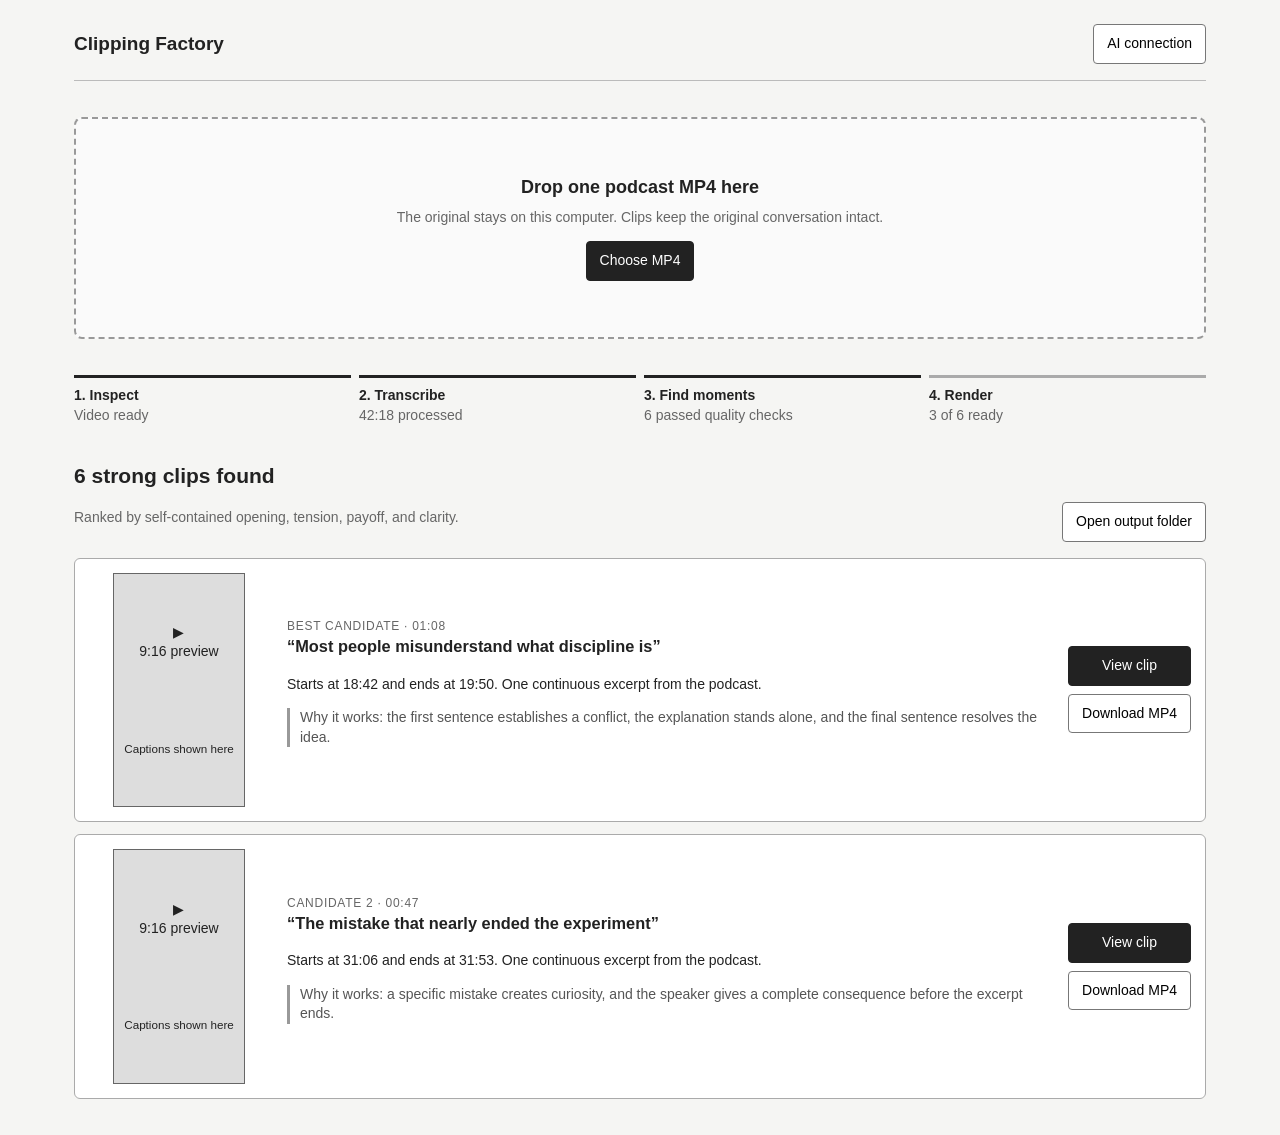
<file: docs/WIREFRAME.html>
<!doctype html>
<html lang="en">
<head>
  <meta charset="utf-8">
  <meta name="viewport" content="width=device-width, initial-scale=1">
  <title>Clipping Factory MVP Wireframe</title>
  <style>
    * { box-sizing: border-box; }
    body {
      margin: 0;
      background: #f5f5f3;
      color: #222;
      font: 14px/1.4 -apple-system, BlinkMacSystemFont, "Segoe UI", sans-serif;
    }
    button, input { font: inherit; }
    button {
      border: 1px solid #777;
      border-radius: 4px;
      background: #fff;
      padding: 9px 13px;
    }
    .primary { background: #222; color: #fff; border-color: #222; }
    .shell { max-width: 1180px; margin: 0 auto; padding: 24px; }
    header {
      display: flex;
      align-items: center;
      justify-content: space-between;
      border-bottom: 1px solid #bbb;
      padding-bottom: 16px;
    }
    h1, h2, h3, p { margin-top: 0; }
    h1 { font-size: 19px; margin-bottom: 0; }
    .muted { color: #666; }
    .upload {
      margin: 36px 0;
      border: 2px dashed #999;
      border-radius: 8px;
      padding: 56px 24px;
      text-align: center;
      background: #fafafa;
    }
    .upload strong { display: block; font-size: 18px; margin-bottom: 8px; }
    .progress {
      display: grid;
      grid-template-columns: repeat(4, 1fr);
      gap: 8px;
      margin: 24px 0 36px;
    }
    .step { border-top: 3px solid #aaa; padding-top: 8px; }
    .step.done { border-color: #222; }
    .results-head {
      display: flex;
      justify-content: space-between;
      align-items: end;
      margin-bottom: 16px;
    }
    .clip {
      display: grid;
      grid-template-columns: 180px minmax(0, 1fr) auto;
      gap: 18px;
      align-items: center;
      border: 1px solid #aaa;
      border-radius: 6px;
      background: #fff;
      padding: 14px;
      margin-bottom: 12px;
    }
    .preview {
      aspect-ratio: 9 / 16;
      max-height: 235px;
      margin: auto;
      width: 132px;
      border: 1px solid #666;
      background: #ddd;
      display: grid;
      place-items: center;
      text-align: center;
      padding: 10px;
    }
    .rank {
      font-size: 12px;
      color: #666;
      letter-spacing: .06em;
      text-transform: uppercase;
    }
    .why {
      border-left: 3px solid #999;
      padding-left: 10px;
      color: #555;
    }
    .actions { display: flex; flex-direction: column; gap: 8px; }
    @media (max-width: 720px) {
      .clip { grid-template-columns: 120px 1fr; }
      .actions { grid-column: 1 / -1; flex-direction: row; }
      .progress { grid-template-columns: 1fr 1fr; }
    }
  </style>
</head>
<body>
  <div class="shell">
    <!-- One-screen studio: source in, ranked finished clips out. -->
    <header>
      <h1>Clipping Factory</h1>
      <button>AI connection</button>
    </header>

    <!-- Empty/import state. Only one source file is accepted per project. -->
    <section class="upload">
      <strong>Drop one podcast MP4 here</strong>
      <p class="muted">The original stays on this computer. Clips keep the original conversation intact.</p>
      <button class="primary">Choose MP4</button>
    </section>

    <!-- Processing is explicit so long local jobs never look frozen. -->
    <section class="progress" aria-label="Processing progress">
      <div class="step done"><strong>1. Inspect</strong><br><span class="muted">Video ready</span></div>
      <div class="step done"><strong>2. Transcribe</strong><br><span class="muted">42:18 processed</span></div>
      <div class="step done"><strong>3. Find moments</strong><br><span class="muted">6 passed quality checks</span></div>
      <div class="step"><strong>4. Render</strong><br><span class="muted">3 of 6 ready</span></div>
    </section>

    <!-- Results are different source moments, not stylistic variants of one moment. -->
    <section>
      <div class="results-head">
        <div>
          <h2>6 strong clips found</h2>
          <p class="muted">Ranked by self-contained opening, tension, payoff, and clarity.</p>
        </div>
        <button>Open output folder</button>
      </div>

      <article class="clip">
        <div class="preview">▶<br>9:16 preview<br><small>Captions shown here</small></div>
        <div>
          <div class="rank">Best candidate · 01:08</div>
          <h3>“Most people misunderstand what discipline is”</h3>
          <p>Starts at 18:42 and ends at 19:50. One continuous excerpt from the podcast.</p>
          <p class="why">Why it works: the first sentence establishes a conflict, the explanation stands alone, and the final sentence resolves the idea.</p>
        </div>
        <div class="actions">
          <button class="primary">View clip</button>
          <button>Download MP4</button>
        </div>
      </article>

      <article class="clip">
        <div class="preview">▶<br>9:16 preview<br><small>Captions shown here</small></div>
        <div>
          <div class="rank">Candidate 2 · 00:47</div>
          <h3>“The mistake that nearly ended the experiment”</h3>
          <p>Starts at 31:06 and ends at 31:53. One continuous excerpt from the podcast.</p>
          <p class="why">Why it works: a specific mistake creates curiosity, and the speaker gives a complete consequence before the excerpt ends.</p>
        </div>
        <div class="actions">
          <button class="primary">View clip</button>
          <button>Download MP4</button>
        </div>
      </article>
    </section>
  </div>
</body>
</html>
</file>
